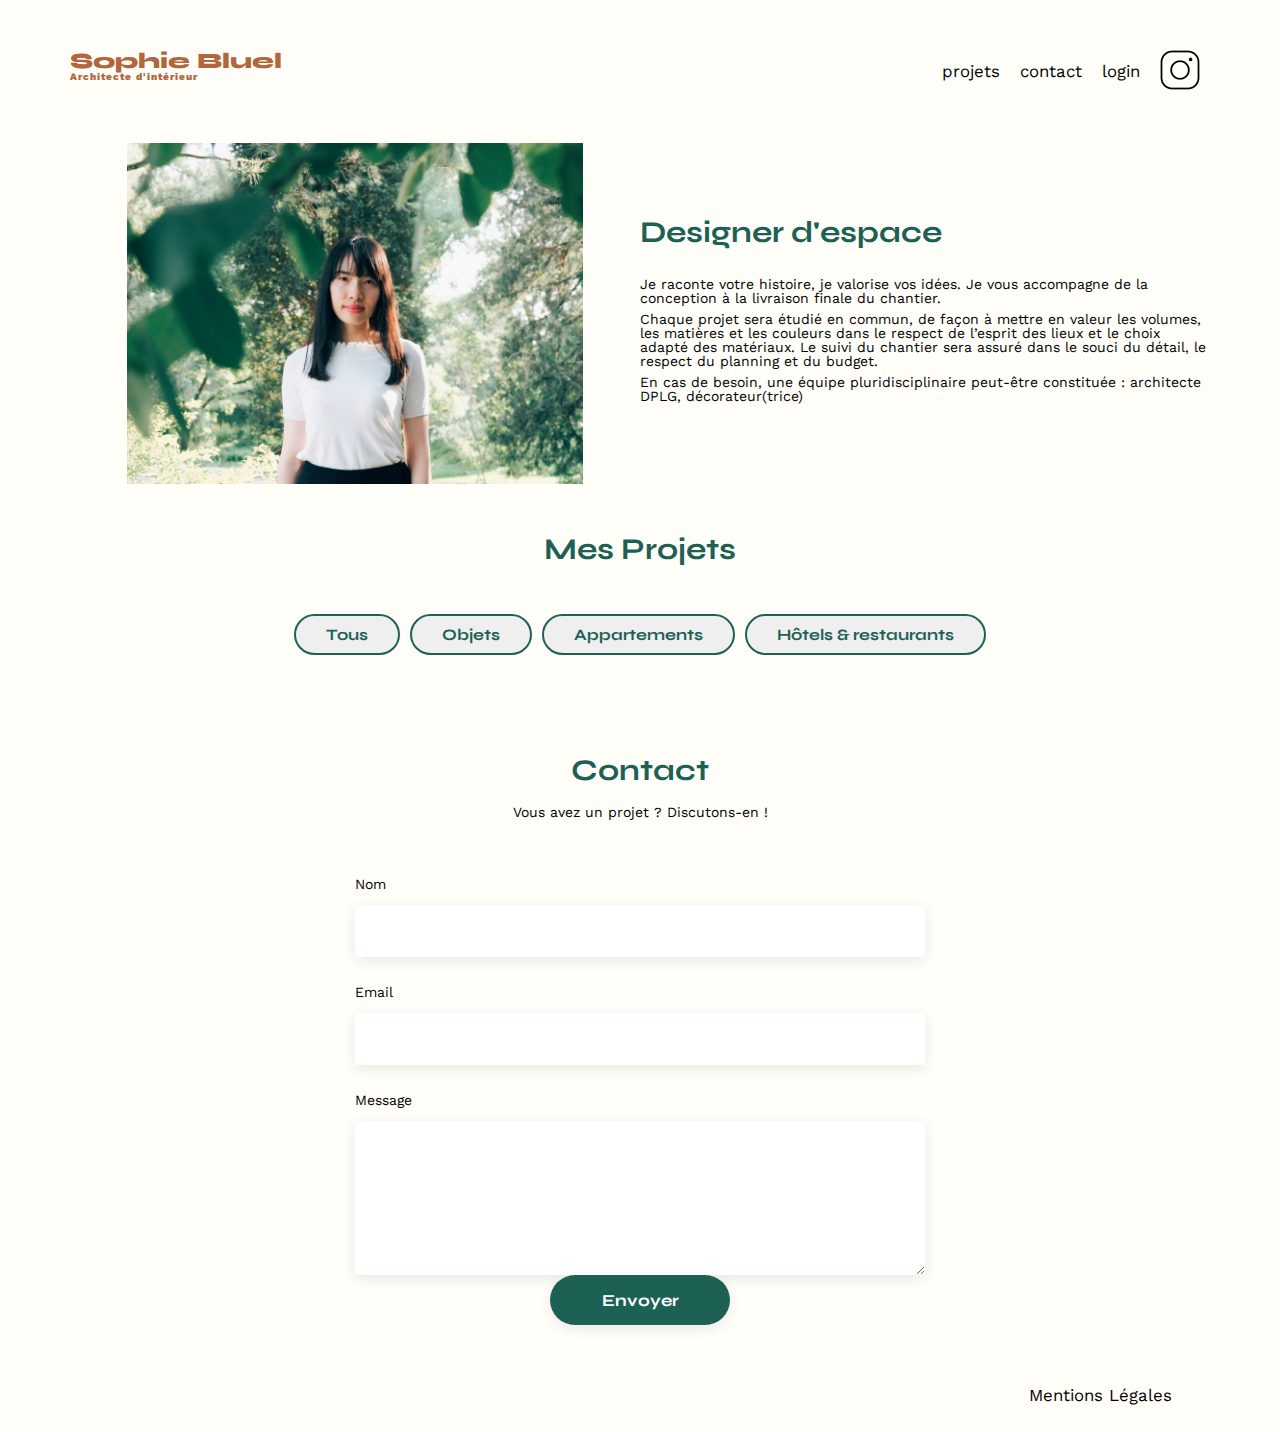
<file: FrontEnd/index.html>
<!DOCTYPE html>
<html lang="fr">

<head>
	<meta charset="UTF-8">
	<title>Sophie Bluel - Architecte d'intérieur</title>
	<meta name="viewport" content="width=device-width, initial-scale=1.0">
	<link rel="preconnect" href="https://fonts.googleapis.com">
	<link rel="preconnect" href="https://fonts.gstatic.com" crossorigin>
	<link href="https://fonts.googleapis.com/css2?family=Syne:wght@700;800&family=Work+Sans&display=swap"
		rel="stylesheet">
	<link rel="stylesheet" href="https://cdnjs.cloudflare.com/ajax/libs/font-awesome/6.0.0-beta3/css/all.min.css">
	<meta name="description" content="">
	<link rel="stylesheet" href="./assets/style.css">
	<script src="script.js" defer></script>
</head>

<body>
	<div class="top-blackLine">
		<div class="top-blackLine_nav">
			<a href="#" class="editionModeBtn"><i class="fa-regular fa-pen-to-square"></i> Mode édition</a>
			<a href="#" class="publicateChangesBtn">publier les changements</a>
		</div>
	</div>
	<header>
		<h1>Sophie Bluel <span>Architecte d'intérieur</span></h1>
		<nav>
			<ul>
				<li>projets</li>
				<li>contact</li>
				<li><a href="./login.html" id="logB">login</a></li>
				<!-- adjustedHeader a rajouter  -->
				<li><img src="./assets/icons/instagram.png" alt="Instagram"></li>
			</ul>
		</nav>
	</header>
	<!-- Modal -->
	<div class="modal" id="sbModal">
		<div class="modal-content manageGallery">
			<span class="close">&times;</span>
			<!-- Modal content1 -->
			<div class="modal_title">Galerie Photo</div>
			<div class="smlGallery">
				<!-- JS script adds figures/img here -->
			</div>
			<div class="grayLine"></div>
			<button class="addPic_btn rounded --selected">Ajouter une photo</button>
			<button class="delete_btn">Supprimer une gallerie</button>
		</div>

		<div class="modal-content managePic">
			<span class="close">&times;</span>
			<span class="previous"><i class="fa-solid fa-arrow-left"></i></span>
			<!-- Modal content2 -->
			<div class="modal_title">Ajouter Photo</div>


			<!-- 	<div class="pic_add-img">Add a photohere</div> --><!-- A mettre dans le formulaire ?? -->


			<form id="submitForm" enctype="multipart/form-data">
				<label for="photo" class="pic_add-img-label">
					<i class="fa-regular fa-image addPicIcon"></i>
					<p class="addPic_Description-title">Ajouter une photo</p>
					<p class="addPic_Description-byline">jpg, png : 4mo max</p>
				</label>
				<input name="image" type="file" id="photo" accept=".png, .jpg" />

				<label for="titleProjet" class="pic_add-title-label">Titre</label>
				<input name="title" type="text" id="titleProjet" class="select-title" value="Test" />

				<label for="categories" class="pic_add-category-label">Catégorie</label>
				<select name="category" id="categories" class="select-category">

					<!-- Options added via js funct generateCategoriesInModal()-->
				</select>
				<div class="grayLine"></div>
				<input type="submit" value="Valider" id="submitBtn" />
			</form>

		</div>
	</div>
	<main>
		<section id="introduction">
			<figure>
				<img src="./assets/images/sophie-bluel.png" alt="">
				<a href="#" class="modify --adjustedmodify" id="modifyProfil"><i
						class="fa-regular fa-pen-to-square"></i> Modifier</a>
			</figure>
			<article>
				<h2>Designer d'espace</h2>
				<p>Je raconte votre histoire, je valorise vos idées. Je vous accompagne de la conception à la
					livraison
					finale du chantier.</p>
				<p>Chaque projet sera étudié en commun, de façon à mettre en valeur les volumes, les matières et les
					couleurs dans le respect de l’esprit des lieux et le choix adapté des matériaux. Le suivi du
					chantier sera assuré dans le souci du détail, le respect du planning et du budget.</p>
				<p>En cas de besoin, une équipe pluridisciplinaire peut-être constituée : architecte DPLG,
					décorateur(trice)</p>
			</article>
		</section>
		<section id="portfolio">
			<div id="portfolio_header">
				<h2>Mes Projets</h2>
				<button class="modify" id="modifyProject"><i class="fa-regular fa-pen-to-square"></i> Modifier</a>
			</div>
			<div class="filter-menu">
				<button class="filter-option rounded" data-filter="0">Tous</button>
				<button class="filter-option rounded" data-filter="1">Objets</button>
				<button class="filter-option rounded" data-filter="2">Appartements</button>
				<button class="filter-option rounded" data-filter="3">Hôtels & restaurants</button>
			</div>

			<div class="gallery">
			</div>
		</section>
		<section id="contact">
			<h2>Contact</h2>
			<p>Vous avez un projet ? Discutons-en !</p>
			<form action="#" method="post">
				<label for="name">Nom</label>
				<input type="text" name="name" id="name">
				<label for="email">Email</label>
				<input type="email" name="email" id="email">
				<label for="message">Message</label>
				<textarea name="message" id="message" cols="30" rows="10"></textarea>
				<input type="submit" value="Envoyer">
			</form>
		</section>
	</main>

	<footer>
		<nav>
			<ul>
				<li>Mentions Légales</li>
			</ul>
		</nav>
	</footer>
</body>

</html>
</file>
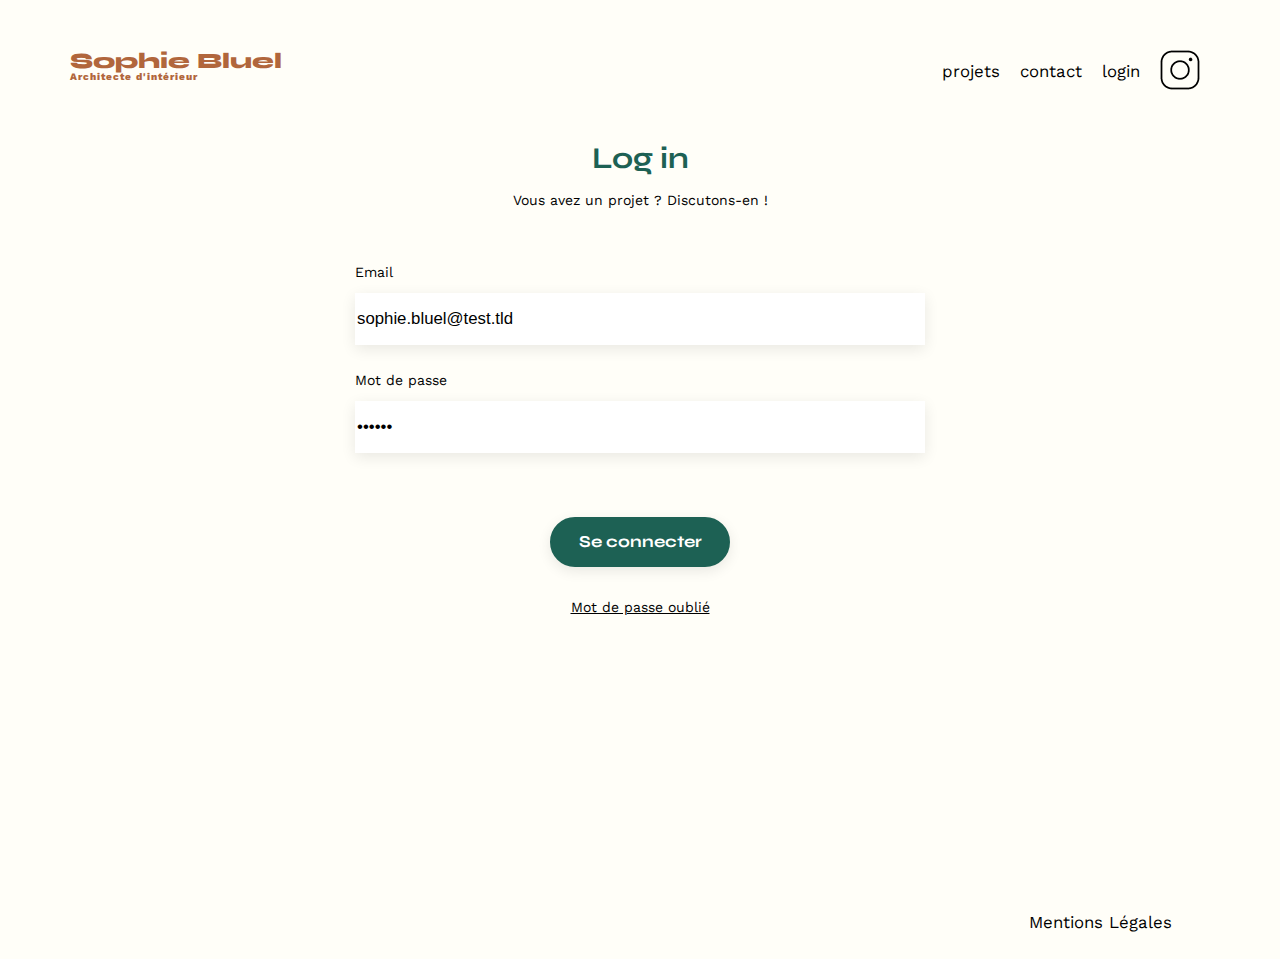
<file: FrontEnd/login.html>
<!DOCTYPE html>
<html lang="fr">

<head>
	<meta charset="UTF-8">
	<title>Sophie Bluel - Architecte d'intérieur</title>
	<meta name="viewport" content="width=device-width, initial-scale=1.0">
	<link rel="preconnect" href="https://fonts.googleapis.com">
	<link rel="preconnect" href="https://fonts.gstatic.com" crossorigin>
	<link href="https://fonts.googleapis.com/css2?family=Syne:wght@700;800&family=Work+Sans&display=swap"
		rel="stylesheet">
	<meta name="description" content="">
	<link rel="stylesheet" href="./assets/style.css">
	<script src="login.js" defer></script>
</head>

<body>
	<header>
		<h1>Sophie Bluel <span>Architecte d'intérieur</span></h1>
		<nav>
			<ul>
				<li><a href="./index.html" id="projB">projets</a></li>
				<li>contact</li>
				<li>login</li>
				<li><img src="./assets/icons/instagram.png" alt="Instagram"></li>
			</ul>
		</nav>
	</header>
	<main>
		<section id="login">
			<h2>Log in</h2>
			<p>Vous avez un projet ? Discutons-en !</p>
			<form action="#" method="post">
				<label for="email">Email</label>
				<input type="email" name="email" id="email" value="sophie.bluel@test.tld">
				<label for="pass">Mot de passe</label>
				<input type="password" id="pass" name="password" minlength="3" required value="S0phie">
				<p id="loginErr-message"></p>
				<input type="submit" value="Se connecter" class ="rounded">
			</form>
			<a href="#" class="forgotpw">Mot de passe oublié</a>
		</section>
	</main>

	<footer>
		<nav>
			<ul>
				<li>Mentions Légales</li>
			</ul>
		</nav>
	</footer>
</body>

</html>
</file>
<file: FrontEnd/assets/style.css>
/* http://meyerweb.com/eric/tools/css/reset/
   v2.0 | 20110126
   License: none (public domain)
*/

html,
body,
div,
span,
applet,
object,
iframe,
h1,
h2,
h3,
h4,
h5,
h6,
p,
blockquote,
pre,
a,
abbr,
acronym,
address,
big,
cite,
code,
del,
dfn,
em,
img,
ins,
kbd,
q,
s,
samp,
small,
strike,
strong,
sub,
sup,
tt,
var,
b,
u,
i,
center,
dl,
dt,
dd,
ol,
ul,
li,
fieldset,
form,
label,
legend,
table,
caption,
tbody,
tfoot,
thead,
tr,
th,
td,
article,
aside,
canvas,
details,
embed,
figure,
figcaption,
footer,
header,
hgroup,
menu,
nav,
output,
ruby,
section,
summary,
time,
mark,
audio,
video {
	margin: 0;
	padding: 0;
	border: 0;
	font-size: 100%;
	font: inherit;
	vertical-align: baseline;
}
/* HTML5 display-role reset for older browsers */
article,
aside,
details,
figcaption,
figure,
footer,
header,
hgroup,
menu,
nav,
section {
	display: block;
}
body {
	line-height: 1;
}
ol,
ul {
	list-style: none;
}
blockquote,
q {
	quotes: none;
}
blockquote:before,
blockquote:after,
q:before,
q:after {
	content: "";
	content: none;
}
table {
	border-collapse: collapse;
	border-spacing: 0;
}
/** end reset css**/
body {
	max-width: 1140px;
	margin: auto;
	font-family: "Work Sans";
	font-size: 14px;
	height: 100%;
	background-color: #fffef8;
}
header {
	display: flex;
	justify-content: space-between;
	margin: 50px 0;
}
section {
	margin: 50px 0;
}

h1 {
	display: flex;
	flex-direction: column;
	font-family: "Syne";
	font-size: 22px;
	font-weight: 800;
	color: #b1663c;
}

h1 > span {
	font-family: "Work Sans";
	font-size: 10px;
	letter-spacing: 0.1em;
}

h2 {
	font-family: "Syne";
	font-weight: 700;
	font-size: 30px;
	color: #1d6154;
}
nav ul {
	display: flex;
	align-items: center;
	list-style-type: none;
}
nav li {
	padding: 0 10px;
	font-size: 1.2em;
}

li:hover {
	color: #b1663c;
}
#introduction {
	display: flex;
	align-items: center;
}
#introduction figure {
	flex: 1;
}
#introduction img {
	display: block;
	margin: auto;
	width: 80%;
}

#introduction article {
	flex: 1;
}
#introduction h2 {
	margin-bottom: 1em;
}

#introduction p {
	margin-bottom: 0.5em;
}
#portfolio h2 {
	text-align: center;
	/* margin-bottom: 1em; */
}
.gallery {
	width: 100%;
	display: grid;
	grid-template-columns: 1fr 1fr 1fr;
	grid-column-gap: 20px;
	grid-row-gap: 30px;
}

.gallery img {
	width: 100%;
	height: 100%;
	object-fit: cover;
}
#contact {
	width: 50%;
	margin: auto;
}
#contact > * {
	text-align: center;
}
#contact h2 {
	margin-bottom: 20px;
}
#contact form {
	text-align: left;
	margin-top: 30px;
	display: flex;
	flex-direction: column;
}

#contact input {
	height: 50px;
	font-size: 1.2em;
	border: none;
	box-shadow: 0px 4px 14px rgba(0, 0, 0, 0.09);
}
#contact label {
	margin: 2em 0 1em 0;
}
#contact textarea {
	border: none;
	box-shadow: 0px 4px 14px rgba(0, 0, 0, 0.09);
}

input[type="submit"] {
	font-family: "Syne";
	font-weight: 700;
	color: white;
	background-color: #1d6154;
	margin: 0px auto 2em auto;
	width: 180px;
	text-align: center;
	border-radius: 60px;
}

footer nav ul {
	display: flex;
	justify-content: flex-end;
	margin: 2em;
}

/*     -----------------------   my code ----------------------- */

.top-blackLine {
	display: none;
	justify-content: center;
	align-items: center;
	width: 100%;
	height: 60px;
	background: black;
	position: absolute;
	top: 0px;
	left: 0px;
}

.top-blackLine_nav {
	display: flex;
	gap: 25px;
	align-items: center;
}

.editionModeBtn {
	color: white;
	text-decoration: none;
}

.publicateChangesBtn {
	color: black;
	background-color: white;
	text-decoration: none;
	padding: 11px 23px;
	font-weight: 700;
	text-align: center;
	border-radius: 60px;
	border: 2px solid white;
	transition: transform 150ms ease;
}

.--adjustedMainHeader {
	margin-top: 100px;
}

.filter-menu {
	display: flex;
	flex-direction: row;
	justify-content: center;
	gap: 10px;
	margin-top: 50px;
	margin-bottom: 50px;
}

.filter-option {
	padding: 9px 30px;
}

.rounded {
	border: 2px solid #1d6154;
	border-radius: 60px;
	color: #1d6154;
	font-family: "Syne";
	font-style: normal;
	font-weight: 700;
	font-size: 16px;
	line-height: 19px;
	text-align: center;
	transform: scale(1);
	transition: transform 150ms ease;
}

.--selected {
	color: #fff;
	background-color: #1d6154;
}

.rounded:hover {
	transform: scale(1.025);
	transition: transform 150ms ease;
}

.modify {
	display: none;
	font-family: "Work Sans";
	font-size: 14px;
	text-decoration: none;
	color: black;
	cursor: pointer;
}

.--adjustedmodify {
	margin-left: 55px;
	margin-top: 10px;
}

.--adjustedPortfolioHeader {
	margin-left: 80px;
}

#logB {
	text-decoration: none;
	color: Black;
}

#logB:hover {
	color: #b1663c;
}

#projB {
	text-decoration: none;
	color: Black;
}

#projB:hover {
	color: #b1663c;
}

#portfolio_header {
	margin-bottom: 1em;
	display: flex;
	align-items: center;
	justify-content: center;
	gap: 20px;
}

#modifyProject {
	color: black;
	border: none;
	background-color: #fffef8;
}
#modifyProject:hover {
	transform: scale(1.1);
	transition: transform 100ms ease;
}

#sbModal {
	display: none;
	position: fixed;
	box-sizing: border-box;
	z-index: 1;
	margin: auto;
	overflow: auto;
	padding: 60px 100px 50px 100px;
	border-radius: 10px;
	left: 0;
	top: 200px;
	right: 0;
	bottom: 200px;
	width: 650px;
	height: 730px;
	background: #ffffff;
	animation: modalAppear 300ms ease-in;
}

.modal-content {
	display: flex;
	flex-direction: column;
	align-items: center;
	width: 100%;
	height: 100%;
}

#sbModal .close {
	font-size: 24px;
	cursor: pointer;
	top: 26px;
	right: 30px;
	position: absolute;
	font-weight: bold;
}

#sbModal .previous {
	font-size: 16px;
	cursor: pointer;
	top: 26px;
	left: 30px;
	position: absolute;
}

.modal_title {
	font-family: "Work Sans";
	font-style: normal;
	font-weight: 400;
	font-size: 26px;
	line-height: 30px;
	margin-bottom: 40px;
}

.smlGallery {
	display: grid;
	grid-template-columns: 1fr 1fr 1fr 1fr 1fr;
	grid-column-gap: 9px;
	grid-row-gap: 12px;
	height: 500px;
	overflow: auto;
}

.smlGallery img {
	width: 78px;
	height: 100px;
}

.--imgSelected {
	opacity: 0.5;
}
.--imgSelected::after {
	content: "";
	width: 100%;
	height: 100%;
	background:red;
}

.smlGallery i {
	color: white;
	position: absolute;
	top: 5px;
	right: 5px;
	background-color: black;
	padding: 3px;
	font-size: 10px;
	cursor: pointer;
}

.smlGallery figure {
	position: relative;
}

.grayLine {
	margin: 50px 0px 40px 0px;
	width: 100%;
	border-top: 2px solid #b3b3b3;
}

.addPic_btn {
	display: flex;
	width: 237px;
	height: 36px;
	padding: 10px 48px;
	font-size: 14px;
	font-weight: 700;
	align-items: center;
	justify-content: center;
	margin-bottom: 25px;
}

.delete_btn {
	width: 237px;
	height: 17px;
	font-weight: 400;
	color: red;
	border: none;
	background-color: #fff;
}

.pic_add-img-label {
	display: flex;
	flex-direction: column;
	justify-content: center;
	align-items: center;
	width: 420px;
	height: 170px;
	background: #e8f1f7;
	border-radius: 5px;
}

.pic_add-title-label,
.pic_add-category-label {
	margin-top: 30px;
}

#photo {
	display: none;
}

#file-upload-button {
	background-color: #1d6154;
}

.addPicIcon {
	font-size: 64px;
	color: grey;
}

.addPic_Description-title {
	color: #306685;
	padding: 10px 33px;
	border-radius: 50px;
	background-color: #cbd6dc;
	margin-top: 20px;
}

.addPic_Description-byline {
	font-size: 10px;
	margin-top: 8px;
}

.--grayEffect {
	background: rgba(0, 0, 0, 0.3);
	animation: smoothingbgcolor 250ms ease;
}

.--blurEffect {
	filter: blur(5px);
	animation: blurEffect 750ms ease;
}

#submitForm {
	display: flex;
	flex-direction: column;
}
.select-title,
.select-category {
	z-index: 2;
	box-sizing: border-box;
	width: 420px;
	height: 51px;
	margin-top: 10px;

	border: 0px solid;
	background-color: transparent;
	box-shadow: 0px 4px 14px rgba(0, 0, 0, 0.2);
	outline: none;
	padding: 0px;
	font-family: "Work Sans";
	font-size: 16px;
}

#submitBtn {
	margin: 0 auto;
	padding: 10px 50px;
	width: 237px;
}

/*     -----------------------   fin my code ----------------------- */
#login {
	width: 50%;
	margin: auto;
	margin-bottom: 300px;
}
#login > * {
	text-align: center;
}
#login h2 {
	margin-bottom: 20px;
}
#login form {
	text-align: left;
	margin-top: 30px;
	display: flex;
	flex-direction: column;
}
#login input {
	height: 50px;
	font-size: 1.2em;
	/* border: none; */
	box-shadow: 0px 4px 14px rgba(0, 0, 0, 0.09);
}
#login label {
	margin: 2em 0 1em 0;
}
#login textarea {
	border: none;
	box-shadow: 0px 4px 14px rgba(0, 0, 0, 0.09);
}

#email, #pass {
	border:none;
}

/*     -----------------------  my code ----------------------- */

.loginErr {
	background-color: rgba(255, 68, 68, 0.445);
	border: 2px solid rgba(255, 68, 68, 0.445);
	animation: shake 100ms ease-in 4;
}

.forgotpw {
	display: flex;
	justify-content: center;
	color: black;
}

#loginErr-message {
	display:flex;
	justify-content: center;
	height: 24px;
	margin: 20px 0px 20px 0px;
	font-size: 16px;
	color: red;
}

@keyframes shake {
	0% {
		transform: translateX(0px);
	}
	25% {
		transform: translateX(-8px);
	}
	50% {
		transform: translateX(0px);
	}
	75% {
		transform: translateX(8px);
	}
	100% {
		transform: translateX(0px);
	}
}

@keyframes modalAppear {
	0% {
		opacity: 0;
		transform: TranslateY(-5rem);
	}
	5% {
		opacity: 0;
	}
	100% {
		opacity: 1;
		transform: TranslateY(0rem);
	}
}

@keyframes grayEffect {
	0% {
		background-color: rgb(255, 254, 248, 1);
	}
	40% {
		background-color: rgb(255, 254, 248, 1);
	}
	100% {
		background: rgba(0, 0, 0, 0.3);
	}
}

@keyframes blurEffect {
	0% {
		filter: blur(0px);
	}
	100% {
		filter: blur(5px);
	}
}
</file>
